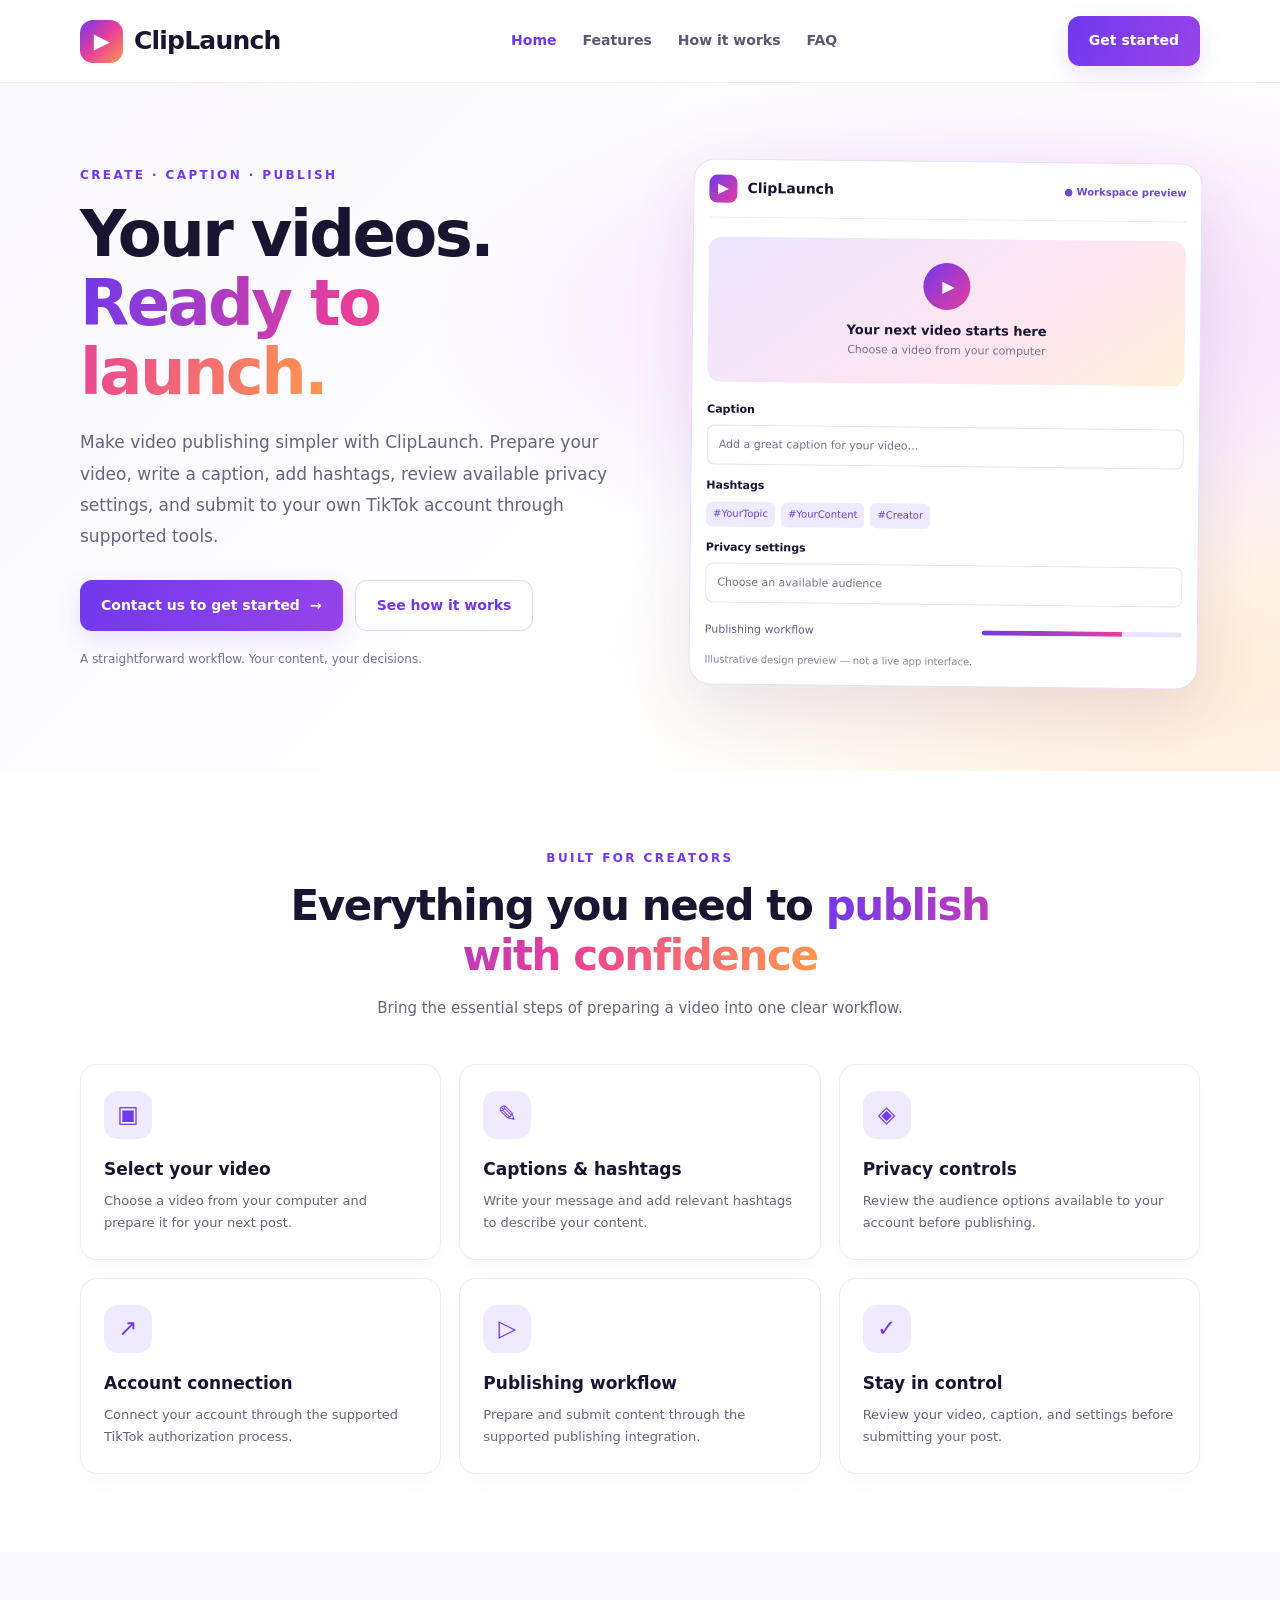
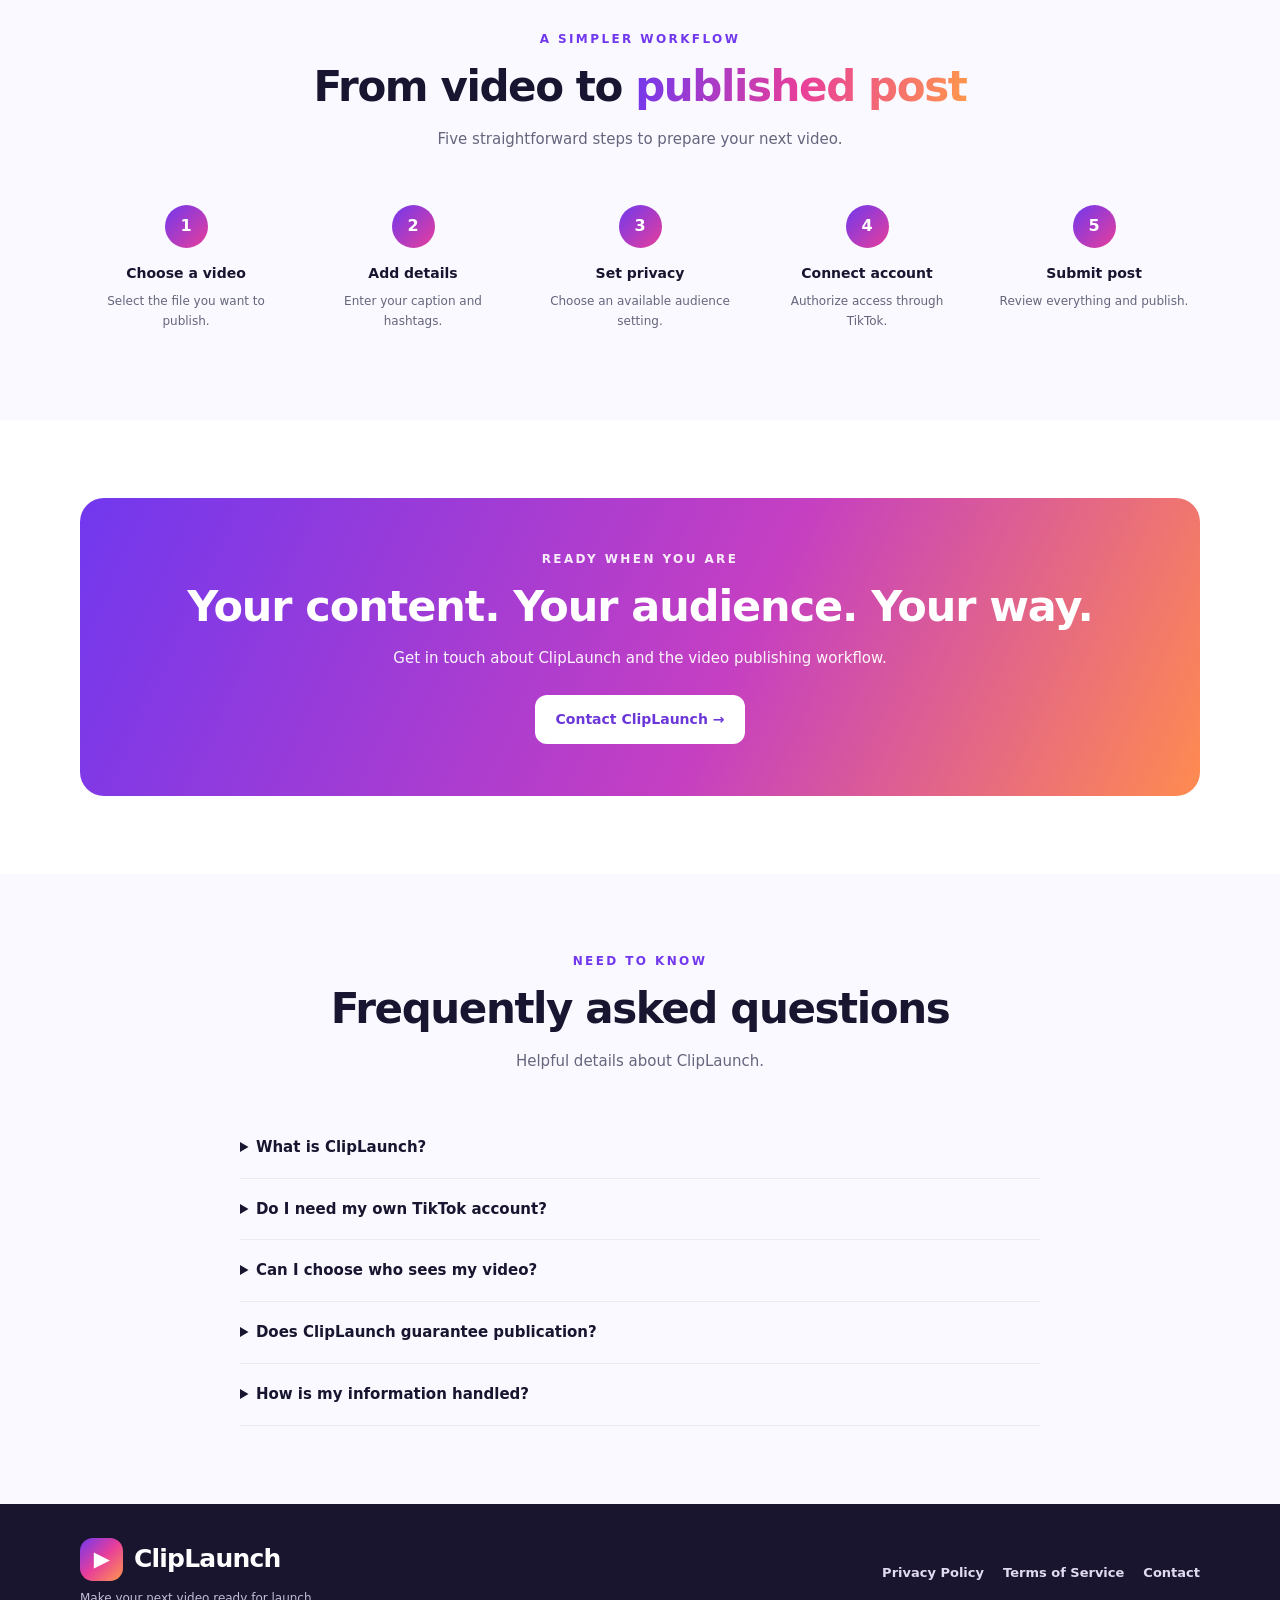
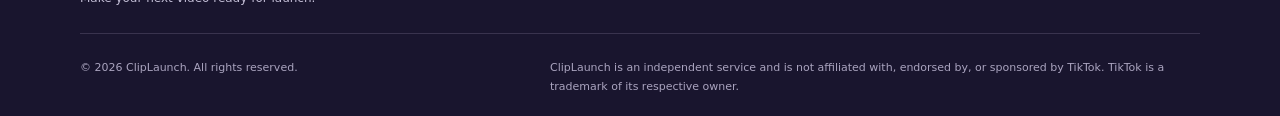
<file: index.html>
<!doctype html>
<html lang="en">
<head>
  <meta charset="utf-8">
  <meta name="viewport" content="width=device-width, initial-scale=1">
  <meta name="description" content="ClipLaunch helps creators prepare videos, captions, hashtags, and privacy settings for publishing to their own TikTok accounts.">
  <title>ClipLaunch — Your Videos. Ready to Launch.</title>
  <link rel="icon" href="assets/favicon.svg" type="image/svg+xml">
  <link rel="stylesheet" href="styles.css">
</head>
<body>
<header class="site-header">
  <div class="container nav">
    <a class="brand" href="index.html" aria-label="ClipLaunch home"><span class="brand-mark">▶</span><span>ClipLaunch</span></a>
    <button class="menu-toggle" aria-label="Toggle navigation" aria-expanded="false">☰</button>
    <nav class="nav-links" aria-label="Main navigation">
      <a class="active" href="index.html">Home</a>
      <a href="#features">Features</a>
      <a href="#how-it-works">How it works</a>
      <a href="#faq">FAQ</a>
    </nav>
    <a class="button button-primary nav-cta" href="mailto:earleanm.rider@gmail.com?subject=ClipLaunch%20Access">Get started</a>
  </div>
</header>

<main>
  <section class="hero">
    <div class="container hero-grid">
      <div class="hero-copy">
        <p class="eyebrow">CREATE · CAPTION · PUBLISH</p>
        <h1>Your videos.<br><span class="gradient-text">Ready to launch.</span></h1>
        <p class="lead">Make video publishing simpler with ClipLaunch. Prepare your video, write a caption, add hashtags, review available privacy settings, and submit to your own TikTok account through supported tools.</p>
        <div class="button-row">
          <a class="button button-primary" href="mailto:earleanm.rider@gmail.com?subject=ClipLaunch%20Access">Contact us to get started <span aria-hidden="true">→</span></a>
          <a class="button button-secondary" href="#how-it-works">See how it works</a>
        </div>
        <p class="small-note">A straightforward workflow. Your content, your decisions.</p>
      </div>
      <div class="product-preview" aria-label="Illustrative ClipLaunch publishing workspace">
        <div class="preview-top"><span class="preview-logo">▶</span><strong>ClipLaunch</strong><span class="preview-status">● Workspace preview</span></div>
        <div class="preview-video"><span class="play-button">▶</span><strong>Your next video starts here</strong><small>Choose a video from your computer</small></div>
        <label class="fake-label">Caption</label><div class="fake-field">Add a great caption for your video…</div>
        <label class="fake-label">Hashtags</label><div class="tags"><span>#YourTopic</span><span>#YourContent</span><span>#Creator</span></div>
        <label class="fake-label">Privacy settings</label><div class="fake-field">Choose an available audience</div>
        <div class="preview-foot"><span>Publishing workflow</span><span class="progress"><i></i></span></div>
        <p class="preview-disclaimer">Illustrative design preview — not a live app interface.</p>
      </div>
    </div>
  </section>

  <section class="section" id="features">
    <div class="container">
      <div class="section-heading"><p class="eyebrow">BUILT FOR CREATORS</p><h2>Everything you need to <span class="gradient-text">publish with confidence</span></h2><p>Bring the essential steps of preparing a video into one clear workflow.</p></div>
      <div class="feature-grid">
        <article class="feature-card"><div class="feature-icon">▣</div><h3>Select your video</h3><p>Choose a video from your computer and prepare it for your next post.</p></article>
        <article class="feature-card"><div class="feature-icon">✎</div><h3>Captions & hashtags</h3><p>Write your message and add relevant hashtags to describe your content.</p></article>
        <article class="feature-card"><div class="feature-icon">◈</div><h3>Privacy controls</h3><p>Review the audience options available to your account before publishing.</p></article>
        <article class="feature-card"><div class="feature-icon">↗</div><h3>Account connection</h3><p>Connect your account through the supported TikTok authorization process.</p></article>
        <article class="feature-card"><div class="feature-icon">▷</div><h3>Publishing workflow</h3><p>Prepare and submit content through the supported publishing integration.</p></article>
        <article class="feature-card"><div class="feature-icon">✓</div><h3>Stay in control</h3><p>Review your video, caption, and settings before submitting your post.</p></article>
      </div>
    </div>
  </section>

  <section class="section section-soft" id="how-it-works">
    <div class="container">
      <div class="section-heading"><p class="eyebrow">A SIMPLER WORKFLOW</p><h2>From video to <span class="gradient-text">published post</span></h2><p>Five straightforward steps to prepare your next video.</p></div>
      <div class="steps-grid">
        <article class="step"><span>1</span><h3>Choose a video</h3><p>Select the file you want to publish.</p></article>
        <article class="step"><span>2</span><h3>Add details</h3><p>Enter your caption and hashtags.</p></article>
        <article class="step"><span>3</span><h3>Set privacy</h3><p>Choose an available audience setting.</p></article>
        <article class="step"><span>4</span><h3>Connect account</h3><p>Authorize access through TikTok.</p></article>
        <article class="step"><span>5</span><h3>Submit post</h3><p>Review everything and publish.</p></article>
      </div>
    </div>
  </section>

  <section class="section" id="get-started">
    <div class="container">
      <div class="cta-panel"><p class="eyebrow">READY WHEN YOU ARE</p><h2>Your content. Your audience. Your way.</h2><p>Get in touch about ClipLaunch and the video publishing workflow.</p><a class="button button-white" href="mailto:earleanm.rider@gmail.com?subject=ClipLaunch%20Access">Contact ClipLaunch →</a></div>
    </div>
  </section>

  <section class="section section-soft" id="faq">
    <div class="container">
      <div class="section-heading"><p class="eyebrow">NEED TO KNOW</p><h2>Frequently asked questions</h2><p>Helpful details about ClipLaunch.</p></div>
      <div class="faq-list">
        <details><summary>What is ClipLaunch?</summary><p>ClipLaunch is intended to help creators prepare video files, captions, hashtags, and available privacy settings for publishing to their own TikTok accounts.</p></details>
        <details><summary>Do I need my own TikTok account?</summary><p>Yes. You need an eligible account and must authorize the connection through the supported TikTok authentication process.</p></details>
        <details><summary>Can I choose who sees my video?</summary><p>Available audience options depend on TikTok's rules, your account, and the permissions made available to the app.</p></details>
        <details><summary>Does ClipLaunch guarantee publication?</summary><p>No. Publishing can depend on API availability, account eligibility, content requirements, network conditions, and platform restrictions.</p></details>
        <details><summary>How is my information handled?</summary><p>Read our <a href="privacy-policy.html">Privacy Policy</a> for information about data processing, retention, security, and deletion requests.</p></details>
      </div>
    </div>
  </section>
</main>

<footer class="site-footer">
  <div class="container footer-main">
    <div><a class="brand brand-light" href="index.html"><span class="brand-mark">▶</span><span>ClipLaunch</span></a><p>Make your next video ready for launch.</p></div>
    <nav class="footer-links" aria-label="Legal and contact"><a href="privacy-policy.html">Privacy Policy</a><a href="terms-of-service.html">Terms of Service</a><a href="mailto:earleanm.rider@gmail.com">Contact</a></nav>
  </div>
  <div class="container footer-bottom"><p>© <span id="year">2026</span> ClipLaunch. All rights reserved.</p><p>ClipLaunch is an independent service and is not affiliated with, endorsed by, or sponsored by TikTok. TikTok is a trademark of its respective owner.</p></div>
</footer>
<script src="script.js"></script>
</body>
</html>
</file>
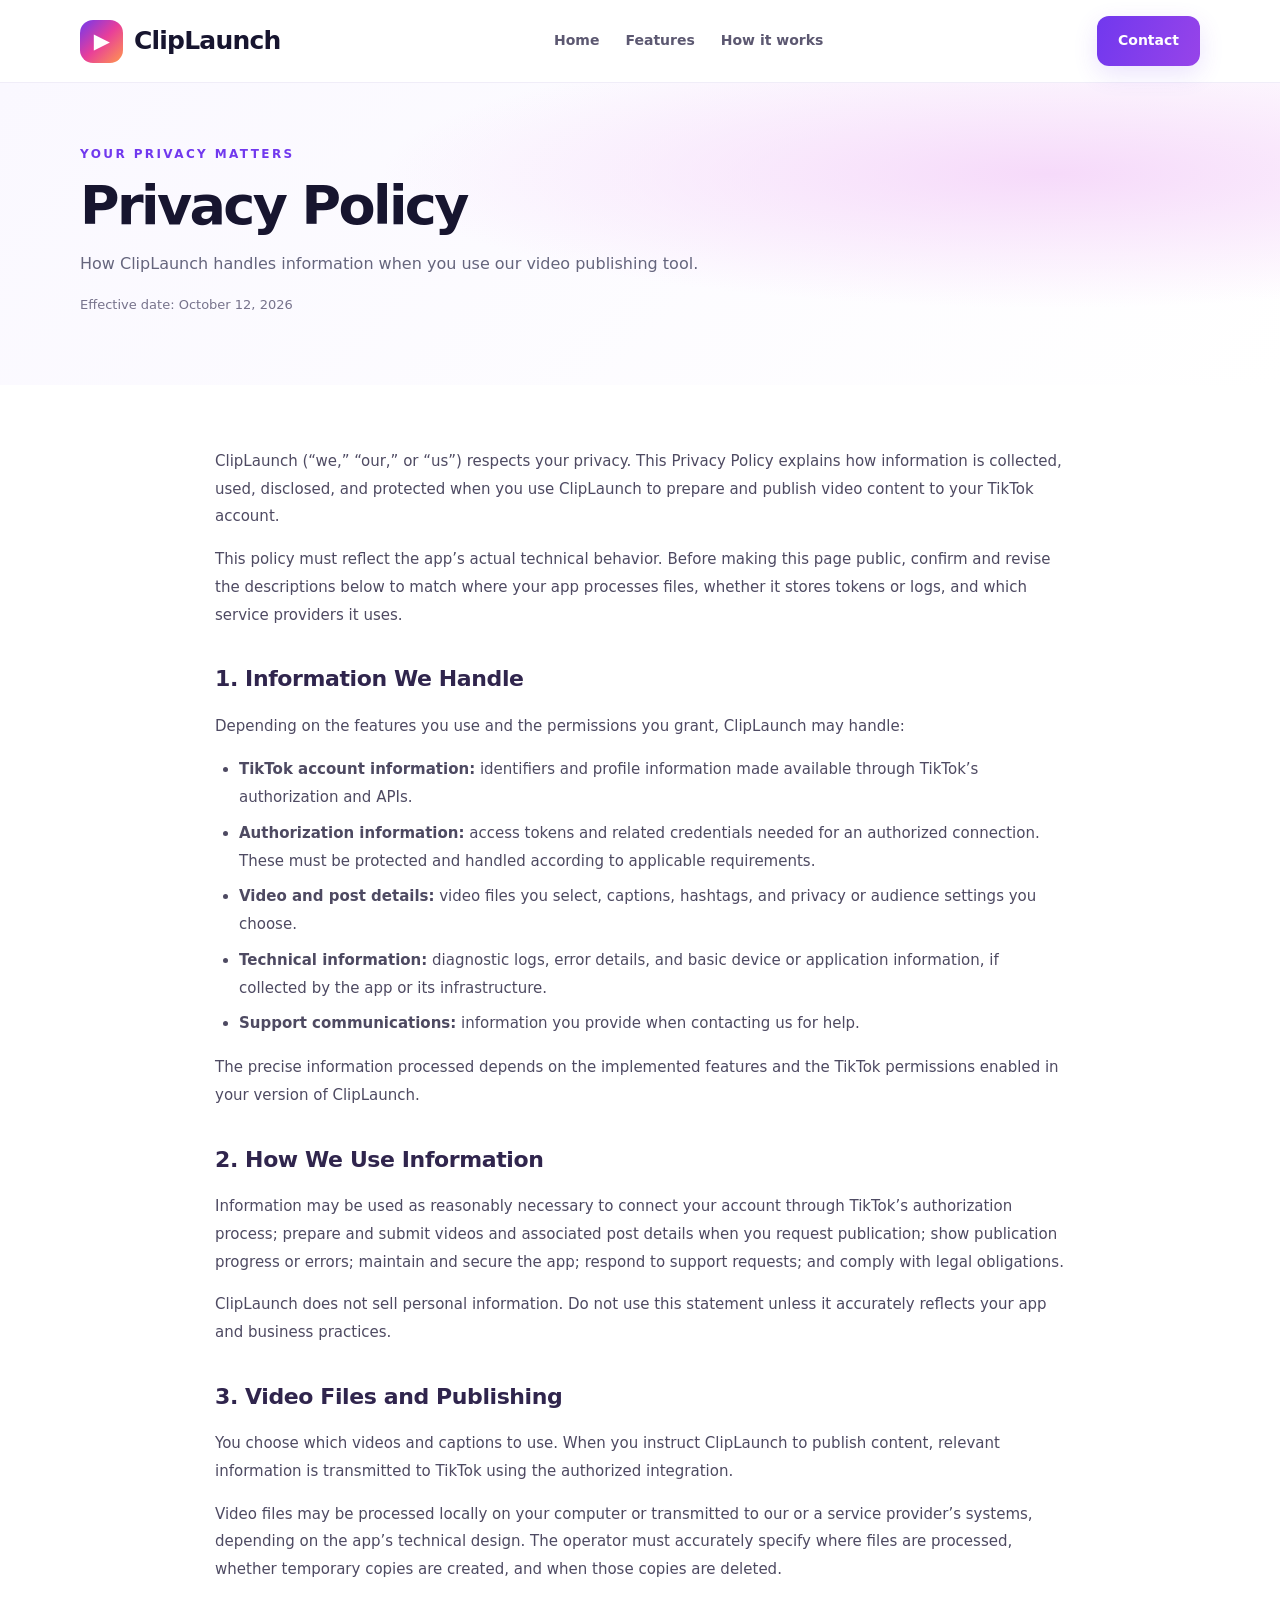
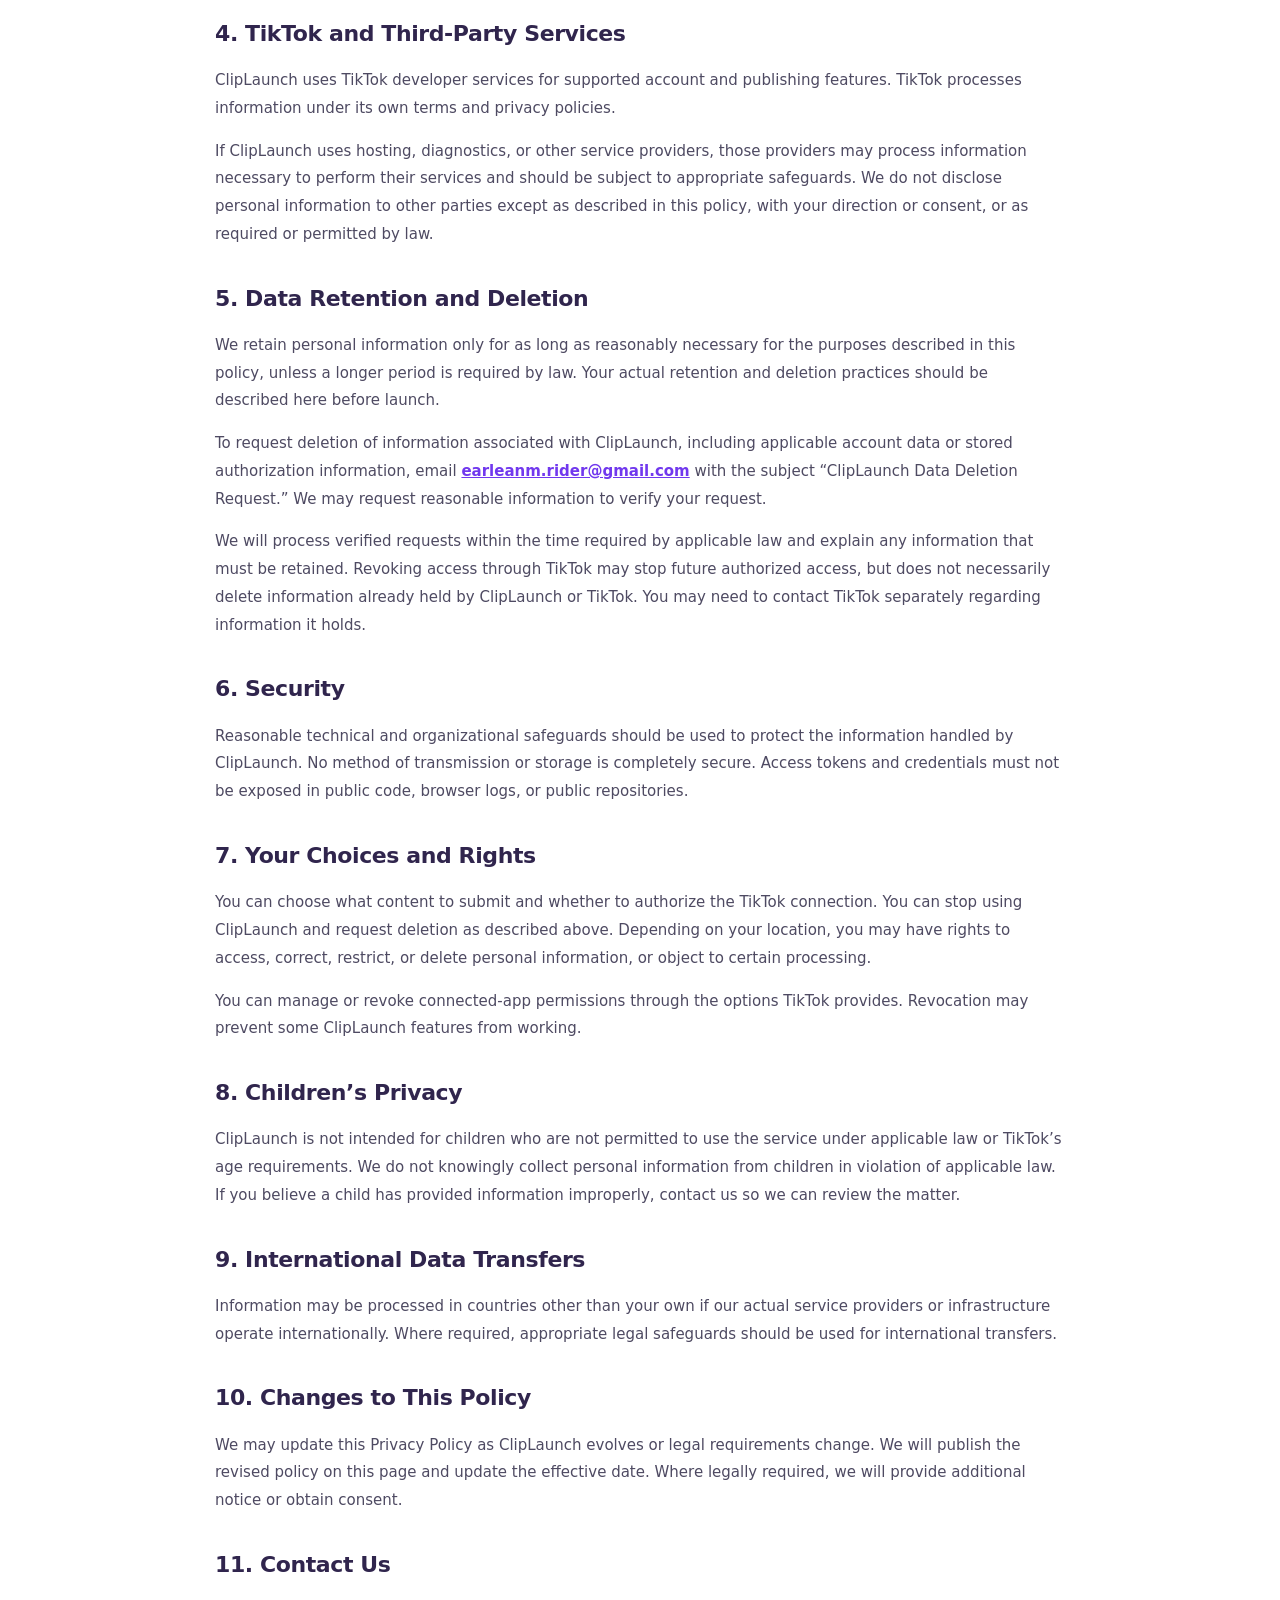
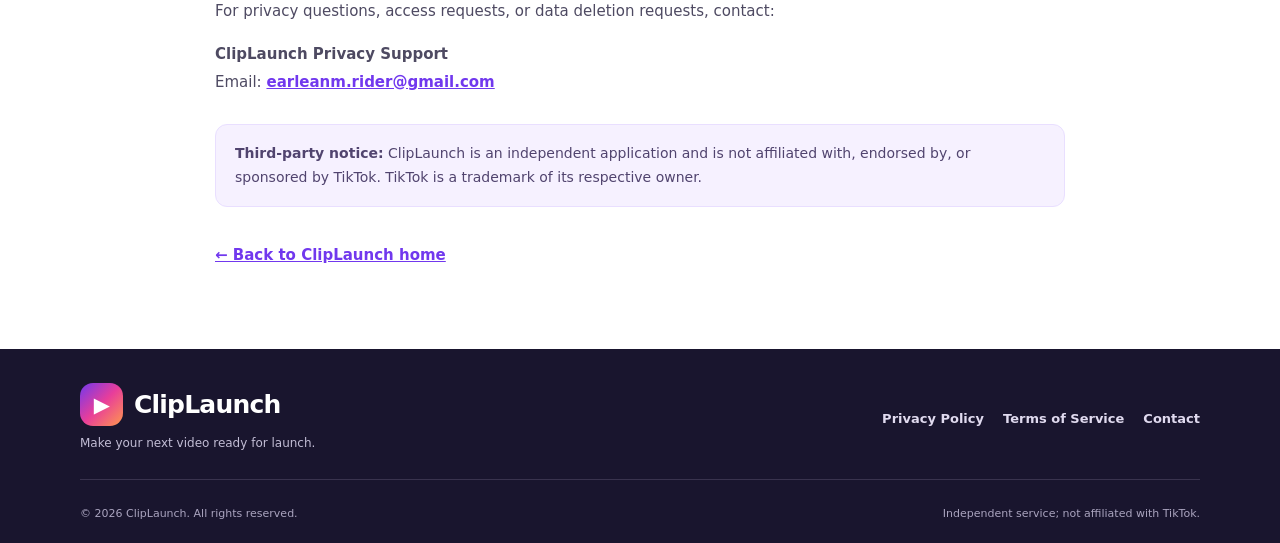
<file: privacy-policy.html>
<!doctype html>
<html lang="en">
<head>
  <meta charset="utf-8"><meta name="viewport" content="width=device-width, initial-scale=1">
  <meta name="description" content="ClipLaunch Privacy Policy explaining information handling, data retention, security, and deletion requests.">
  <title>Privacy Policy — ClipLaunch</title><link rel="icon" href="assets/favicon.svg" type="image/svg+xml"><link rel="stylesheet" href="styles.css">
</head>
<body>
<header class="site-header"><div class="container nav">
  <a class="brand" href="index.html"><span class="brand-mark">▶</span><span>ClipLaunch</span></a>
  <button class="menu-toggle" aria-label="Toggle navigation" aria-expanded="false">☰</button>
  <nav class="nav-links" aria-label="Main navigation"><a href="index.html">Home</a><a href="index.html#features">Features</a><a href="index.html#how-it-works">How it works</a></nav>
  <a class="button button-primary nav-cta" href="mailto:earleanm.rider@gmail.com">Contact</a>
</div></header>
<main class="legal-page">
  <div class="legal-hero"><div class="container"><p class="eyebrow">YOUR PRIVACY MATTERS</p><h1>Privacy Policy</h1><p>How ClipLaunch handles information when you use our video publishing tool.</p><p class="effective-date">Effective date: October 12, 2026</p></div></div>
  <article class="container legal-content">
    <p>ClipLaunch (“we,” “our,” or “us”) respects your privacy. This Privacy Policy explains how information is collected, used, disclosed, and protected when you use ClipLaunch to prepare and publish video content to your TikTok account.</p>
    <p>This policy must reflect the app’s actual technical behavior. Before making this page public, confirm and revise the descriptions below to match where your app processes files, whether it stores tokens or logs, and which service providers it uses.</p>

    <h2>1. Information We Handle</h2>
    <p>Depending on the features you use and the permissions you grant, ClipLaunch may handle:</p>
    <ul>
      <li><strong>TikTok account information:</strong> identifiers and profile information made available through TikTok’s authorization and APIs.</li>
      <li><strong>Authorization information:</strong> access tokens and related credentials needed for an authorized connection. These must be protected and handled according to applicable requirements.</li>
      <li><strong>Video and post details:</strong> video files you select, captions, hashtags, and privacy or audience settings you choose.</li>
      <li><strong>Technical information:</strong> diagnostic logs, error details, and basic device or application information, if collected by the app or its infrastructure.</li>
      <li><strong>Support communications:</strong> information you provide when contacting us for help.</li>
    </ul>
    <p>The precise information processed depends on the implemented features and the TikTok permissions enabled in your version of ClipLaunch.</p>

    <h2>2. How We Use Information</h2>
    <p>Information may be used as reasonably necessary to connect your account through TikTok’s authorization process; prepare and submit videos and associated post details when you request publication; show publication progress or errors; maintain and secure the app; respond to support requests; and comply with legal obligations.</p>
    <p>ClipLaunch does not sell personal information. Do not use this statement unless it accurately reflects your app and business practices.</p>

    <h2>3. Video Files and Publishing</h2>
    <p>You choose which videos and captions to use. When you instruct ClipLaunch to publish content, relevant information is transmitted to TikTok using the authorized integration.</p>
    <p>Video files may be processed locally on your computer or transmitted to our or a service provider’s systems, depending on the app’s technical design. The operator must accurately specify where files are processed, whether temporary copies are created, and when those copies are deleted.</p>

    <h2>4. TikTok and Third-Party Services</h2>
    <p>ClipLaunch uses TikTok developer services for supported account and publishing features. TikTok processes information under its own terms and privacy policies.</p>
    <p>If ClipLaunch uses hosting, diagnostics, or other service providers, those providers may process information necessary to perform their services and should be subject to appropriate safeguards. We do not disclose personal information to other parties except as described in this policy, with your direction or consent, or as required or permitted by law.</p>

    <h2>5. Data Retention and Deletion</h2>
    <p>We retain personal information only for as long as reasonably necessary for the purposes described in this policy, unless a longer period is required by law. Your actual retention and deletion practices should be described here before launch.</p>
    <p>To request deletion of information associated with ClipLaunch, including applicable account data or stored authorization information, email <a href="mailto:earleanm.rider@gmail.com?subject=ClipLaunch%20Data%20Deletion%20Request">earleanm.rider@gmail.com</a> with the subject “ClipLaunch Data Deletion Request.” We may request reasonable information to verify your request.</p>
    <p>We will process verified requests within the time required by applicable law and explain any information that must be retained. Revoking access through TikTok may stop future authorized access, but does not necessarily delete information already held by ClipLaunch or TikTok. You may need to contact TikTok separately regarding information it holds.</p>

    <h2>6. Security</h2>
    <p>Reasonable technical and organizational safeguards should be used to protect the information handled by ClipLaunch. No method of transmission or storage is completely secure. Access tokens and credentials must not be exposed in public code, browser logs, or public repositories.</p>

    <h2>7. Your Choices and Rights</h2>
    <p>You can choose what content to submit and whether to authorize the TikTok connection. You can stop using ClipLaunch and request deletion as described above. Depending on your location, you may have rights to access, correct, restrict, or delete personal information, or object to certain processing.</p>
    <p>You can manage or revoke connected-app permissions through the options TikTok provides. Revocation may prevent some ClipLaunch features from working.</p>

    <h2>8. Children’s Privacy</h2>
    <p>ClipLaunch is not intended for children who are not permitted to use the service under applicable law or TikTok’s age requirements. We do not knowingly collect personal information from children in violation of applicable law. If you believe a child has provided information improperly, contact us so we can review the matter.</p>

    <h2>9. International Data Transfers</h2>
    <p>Information may be processed in countries other than your own if our actual service providers or infrastructure operate internationally. Where required, appropriate legal safeguards should be used for international transfers.</p>

    <h2>10. Changes to This Policy</h2>
    <p>We may update this Privacy Policy as ClipLaunch evolves or legal requirements change. We will publish the revised policy on this page and update the effective date. Where legally required, we will provide additional notice or obtain consent.</p>

    <h2>11. Contact Us</h2>
    <p>For privacy questions, access requests, or data deletion requests, contact:</p>
    <p><strong>ClipLaunch Privacy Support</strong><br>Email: <a href="mailto:earleanm.rider@gmail.com">earleanm.rider@gmail.com</a></p>
    <div class="notice"><strong>Third-party notice:</strong> ClipLaunch is an independent application and is not affiliated with, endorsed by, or sponsored by TikTok. TikTok is a trademark of its respective owner.</div>
    <p class="back-link"><a href="index.html">← Back to ClipLaunch home</a></p>
  </article>
</main>
<footer class="site-footer"><div class="container footer-main"><div><a class="brand brand-light" href="index.html"><span class="brand-mark">▶</span><span>ClipLaunch</span></a><p>Make your next video ready for launch.</p></div><nav class="footer-links"><a href="privacy-policy.html">Privacy Policy</a><a href="terms-of-service.html">Terms of Service</a><a href="mailto:earleanm.rider@gmail.com">Contact</a></nav></div><div class="container footer-bottom"><p>© 2026 ClipLaunch. All rights reserved.</p><p>Independent service; not affiliated with TikTok.</p></div></footer>
<script src="script.js"></script>
</body>
</html>
</file>
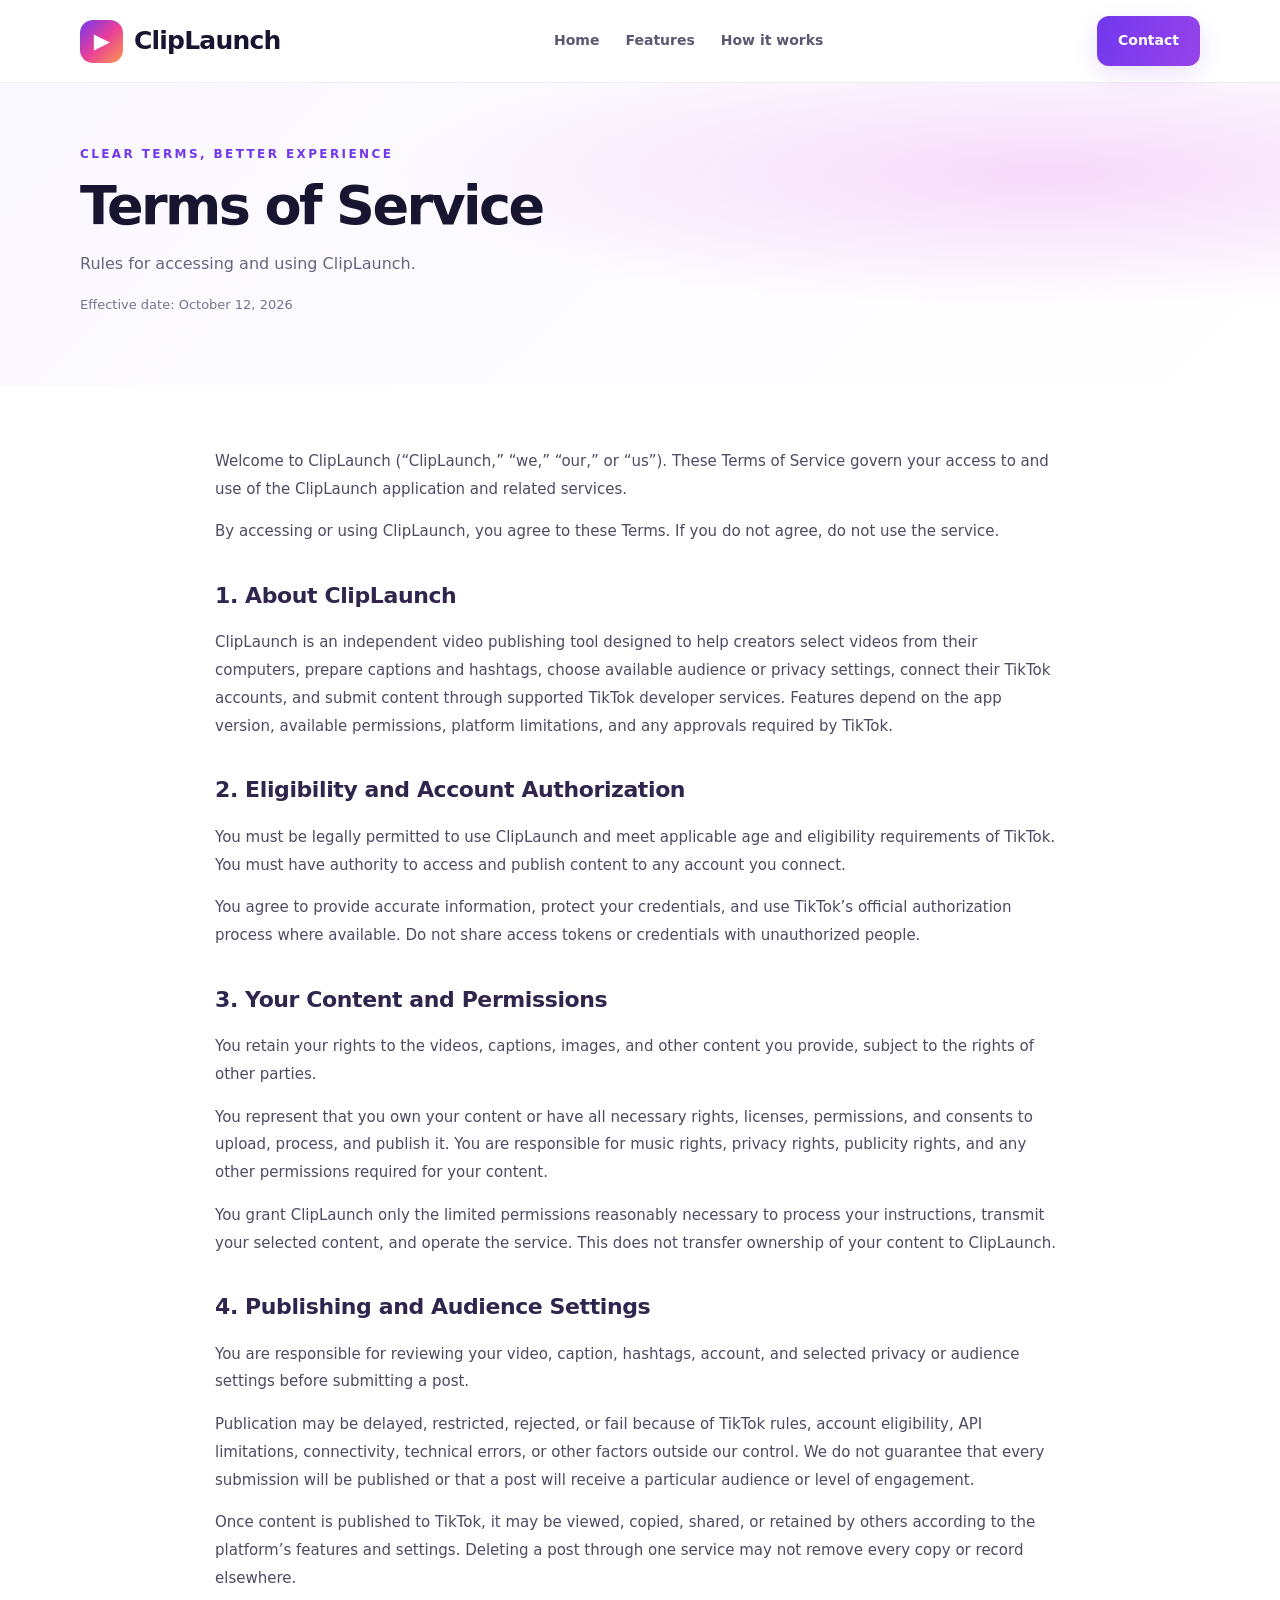
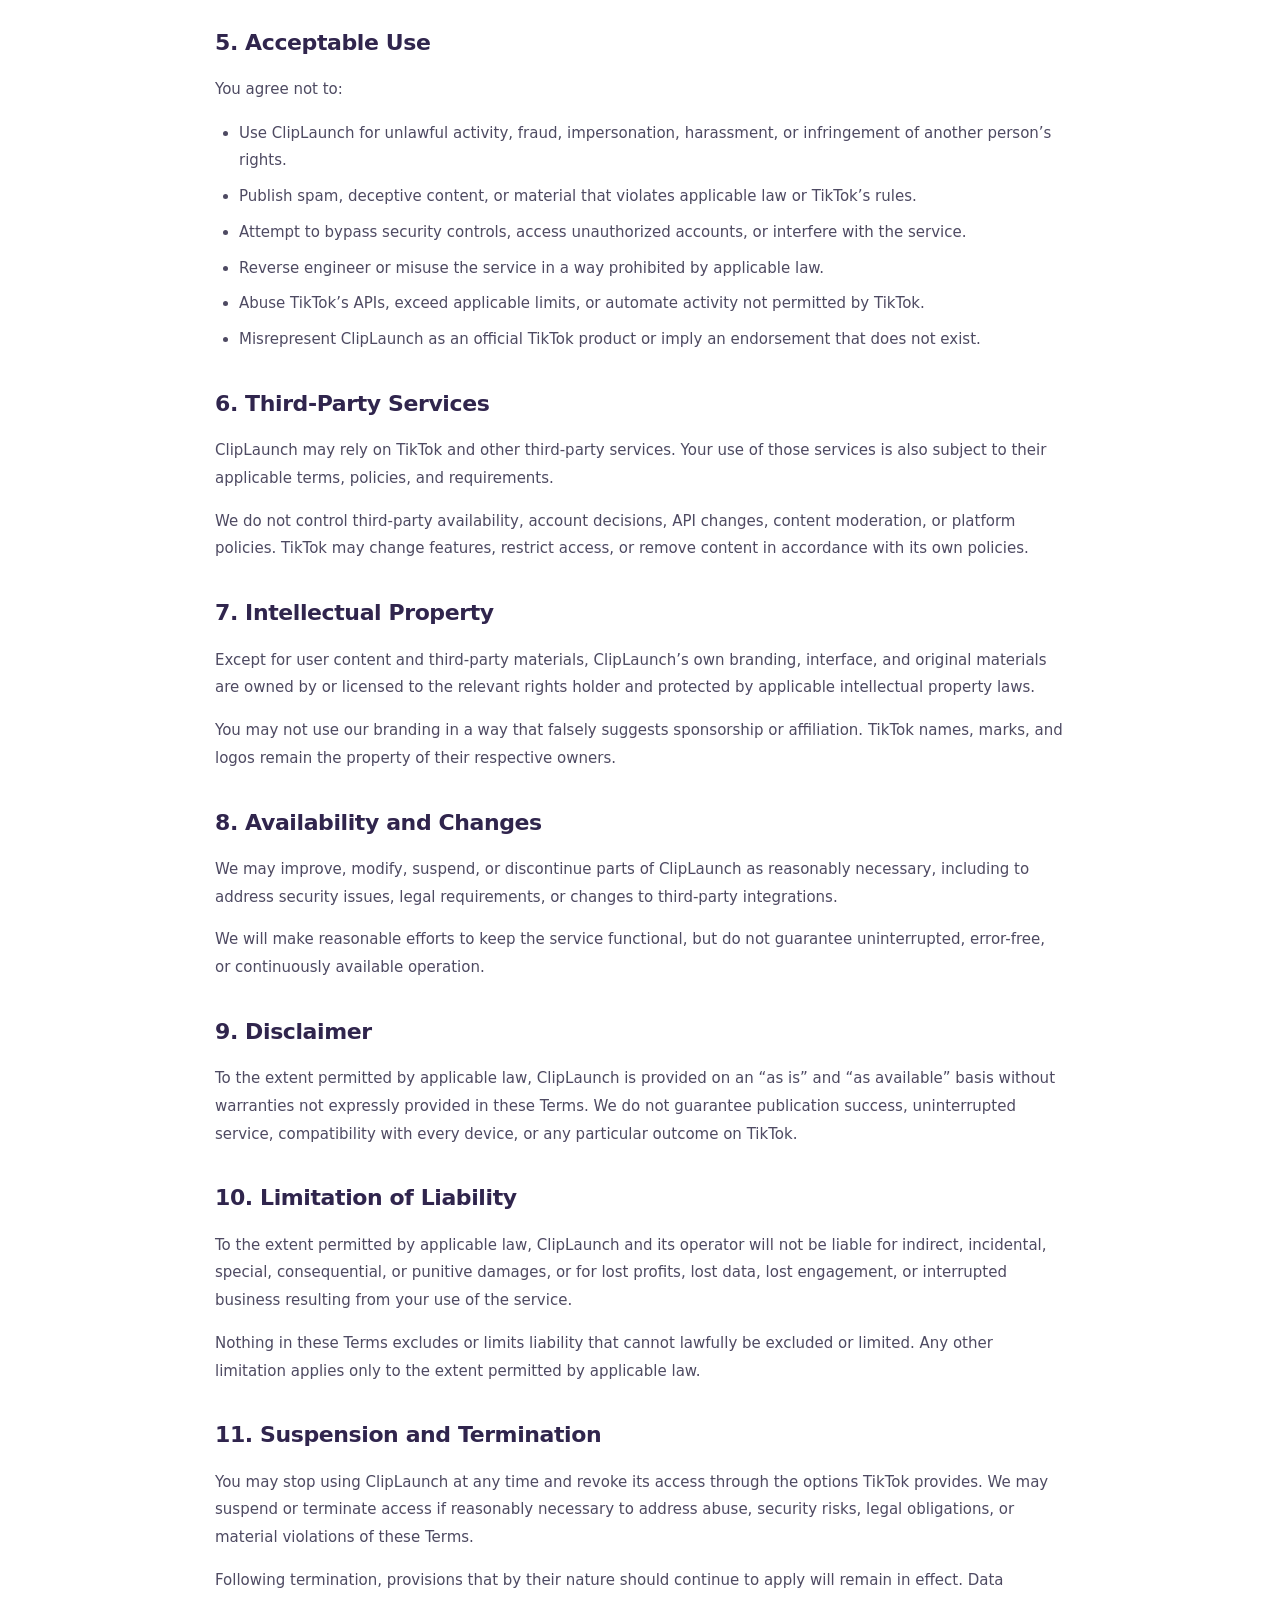
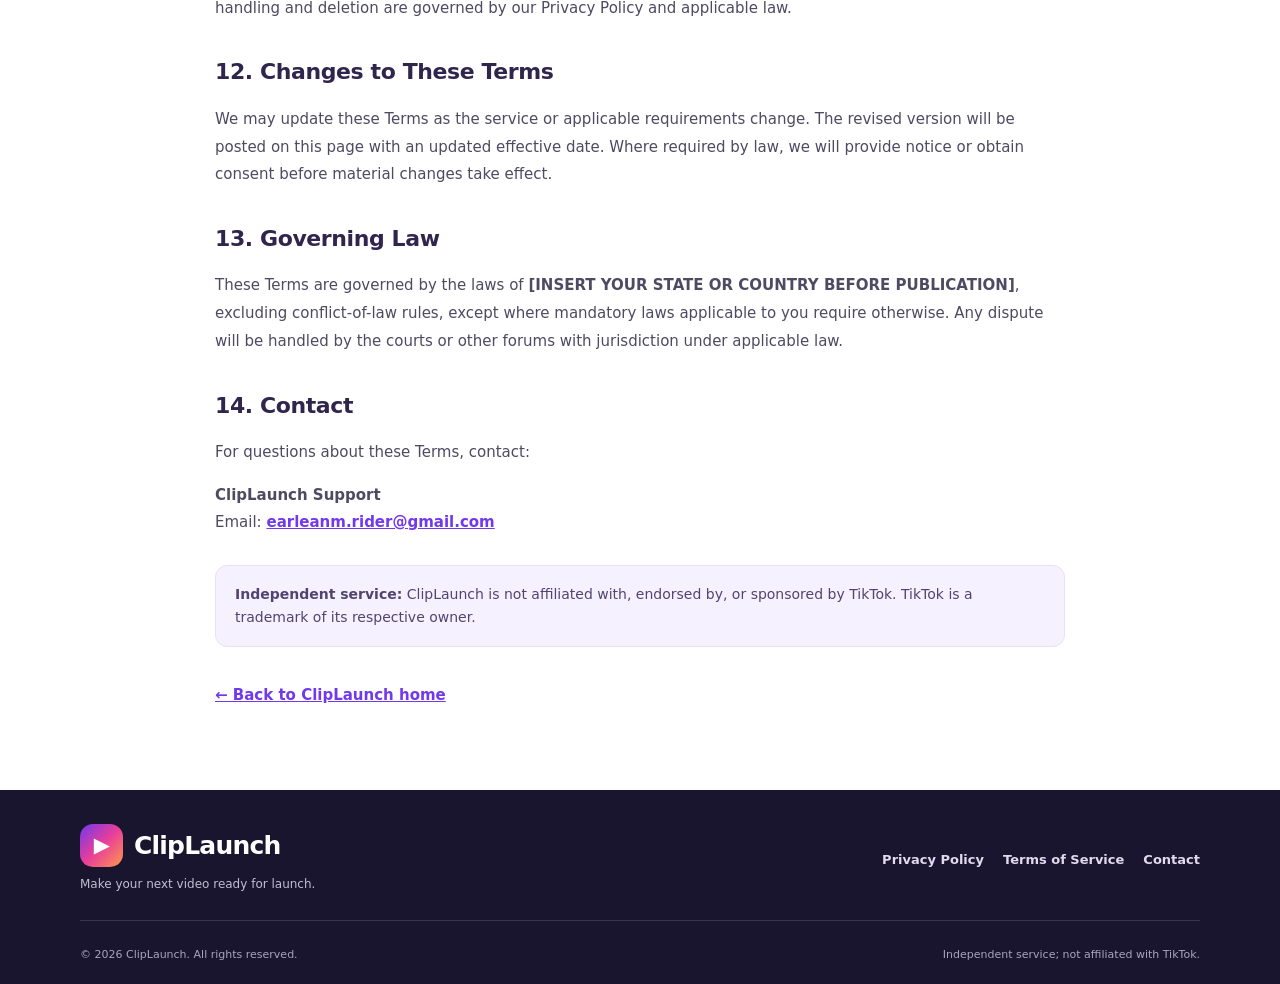
<file: terms-of-service.html>
<!doctype html>
<html lang="en">
<head>
  <meta charset="utf-8"><meta name="viewport" content="width=device-width, initial-scale=1">
  <meta name="description" content="Terms of Service for ClipLaunch, an independent video publishing tool.">
  <title>Terms of Service — ClipLaunch</title><link rel="icon" href="assets/favicon.svg" type="image/svg+xml"><link rel="stylesheet" href="styles.css">
</head>
<body>
<header class="site-header"><div class="container nav">
  <a class="brand" href="index.html"><span class="brand-mark">▶</span><span>ClipLaunch</span></a>
  <button class="menu-toggle" aria-label="Toggle navigation" aria-expanded="false">☰</button>
  <nav class="nav-links" aria-label="Main navigation"><a href="index.html">Home</a><a href="index.html#features">Features</a><a href="index.html#how-it-works">How it works</a></nav>
  <a class="button button-primary nav-cta" href="mailto:earleanm.rider@gmail.com">Contact</a>
</div></header>
<main class="legal-page">
  <div class="legal-hero"><div class="container"><p class="eyebrow">CLEAR TERMS, BETTER EXPERIENCE</p><h1>Terms of Service</h1><p>Rules for accessing and using ClipLaunch.</p><p class="effective-date">Effective date: October 12, 2026</p></div></div>
  <article class="container legal-content">
    <p>Welcome to ClipLaunch (“ClipLaunch,” “we,” “our,” or “us”). These Terms of Service govern your access to and use of the ClipLaunch application and related services.</p>
    <p>By accessing or using ClipLaunch, you agree to these Terms. If you do not agree, do not use the service.</p>

    <h2>1. About ClipLaunch</h2>
    <p>ClipLaunch is an independent video publishing tool designed to help creators select videos from their computers, prepare captions and hashtags, choose available audience or privacy settings, connect their TikTok accounts, and submit content through supported TikTok developer services. Features depend on the app version, available permissions, platform limitations, and any approvals required by TikTok.</p>

    <h2>2. Eligibility and Account Authorization</h2>
    <p>You must be legally permitted to use ClipLaunch and meet applicable age and eligibility requirements of TikTok. You must have authority to access and publish content to any account you connect.</p>
    <p>You agree to provide accurate information, protect your credentials, and use TikTok’s official authorization process where available. Do not share access tokens or credentials with unauthorized people.</p>

    <h2>3. Your Content and Permissions</h2>
    <p>You retain your rights to the videos, captions, images, and other content you provide, subject to the rights of other parties.</p>
    <p>You represent that you own your content or have all necessary rights, licenses, permissions, and consents to upload, process, and publish it. You are responsible for music rights, privacy rights, publicity rights, and any other permissions required for your content.</p>
    <p>You grant ClipLaunch only the limited permissions reasonably necessary to process your instructions, transmit your selected content, and operate the service. This does not transfer ownership of your content to ClipLaunch.</p>

    <h2>4. Publishing and Audience Settings</h2>
    <p>You are responsible for reviewing your video, caption, hashtags, account, and selected privacy or audience settings before submitting a post.</p>
    <p>Publication may be delayed, restricted, rejected, or fail because of TikTok rules, account eligibility, API limitations, connectivity, technical errors, or other factors outside our control. We do not guarantee that every submission will be published or that a post will receive a particular audience or level of engagement.</p>
    <p>Once content is published to TikTok, it may be viewed, copied, shared, or retained by others according to the platform’s features and settings. Deleting a post through one service may not remove every copy or record elsewhere.</p>

    <h2>5. Acceptable Use</h2>
    <p>You agree not to:</p>
    <ul>
      <li>Use ClipLaunch for unlawful activity, fraud, impersonation, harassment, or infringement of another person’s rights.</li>
      <li>Publish spam, deceptive content, or material that violates applicable law or TikTok’s rules.</li>
      <li>Attempt to bypass security controls, access unauthorized accounts, or interfere with the service.</li>
      <li>Reverse engineer or misuse the service in a way prohibited by applicable law.</li>
      <li>Abuse TikTok’s APIs, exceed applicable limits, or automate activity not permitted by TikTok.</li>
      <li>Misrepresent ClipLaunch as an official TikTok product or imply an endorsement that does not exist.</li>
    </ul>

    <h2>6. Third-Party Services</h2>
    <p>ClipLaunch may rely on TikTok and other third-party services. Your use of those services is also subject to their applicable terms, policies, and requirements.</p>
    <p>We do not control third-party availability, account decisions, API changes, content moderation, or platform policies. TikTok may change features, restrict access, or remove content in accordance with its own policies.</p>

    <h2>7. Intellectual Property</h2>
    <p>Except for user content and third-party materials, ClipLaunch’s own branding, interface, and original materials are owned by or licensed to the relevant rights holder and protected by applicable intellectual property laws.</p>
    <p>You may not use our branding in a way that falsely suggests sponsorship or affiliation. TikTok names, marks, and logos remain the property of their respective owners.</p>

    <h2>8. Availability and Changes</h2>
    <p>We may improve, modify, suspend, or discontinue parts of ClipLaunch as reasonably necessary, including to address security issues, legal requirements, or changes to third-party integrations.</p>
    <p>We will make reasonable efforts to keep the service functional, but do not guarantee uninterrupted, error-free, or continuously available operation.</p>

    <h2>9. Disclaimer</h2>
    <p>To the extent permitted by applicable law, ClipLaunch is provided on an “as is” and “as available” basis without warranties not expressly provided in these Terms. We do not guarantee publication success, uninterrupted service, compatibility with every device, or any particular outcome on TikTok.</p>

    <h2>10. Limitation of Liability</h2>
    <p>To the extent permitted by applicable law, ClipLaunch and its operator will not be liable for indirect, incidental, special, consequential, or punitive damages, or for lost profits, lost data, lost engagement, or interrupted business resulting from your use of the service.</p>
    <p>Nothing in these Terms excludes or limits liability that cannot lawfully be excluded or limited. Any other limitation applies only to the extent permitted by applicable law.</p>

    <h2>11. Suspension and Termination</h2>
    <p>You may stop using ClipLaunch at any time and revoke its access through the options TikTok provides. We may suspend or terminate access if reasonably necessary to address abuse, security risks, legal obligations, or material violations of these Terms.</p>
    <p>Following termination, provisions that by their nature should continue to apply will remain in effect. Data handling and deletion are governed by our Privacy Policy and applicable law.</p>

    <h2>12. Changes to These Terms</h2>
    <p>We may update these Terms as the service or applicable requirements change. The revised version will be posted on this page with an updated effective date. Where required by law, we will provide notice or obtain consent before material changes take effect.</p>

    <h2>13. Governing Law</h2>
    <p>These Terms are governed by the laws of <strong>[INSERT YOUR STATE OR COUNTRY BEFORE PUBLICATION]</strong>, excluding conflict-of-law rules, except where mandatory laws applicable to you require otherwise. Any dispute will be handled by the courts or other forums with jurisdiction under applicable law.</p>

    <h2>14. Contact</h2>
    <p>For questions about these Terms, contact:</p>
    <p><strong>ClipLaunch Support</strong><br>Email: <a href="mailto:earleanm.rider@gmail.com">earleanm.rider@gmail.com</a></p>
    <div class="notice"><strong>Independent service:</strong> ClipLaunch is not affiliated with, endorsed by, or sponsored by TikTok. TikTok is a trademark of its respective owner.</div>
    <p class="back-link"><a href="index.html">← Back to ClipLaunch home</a></p>
  </article>
</main>
<footer class="site-footer"><div class="container footer-main"><div><a class="brand brand-light" href="index.html"><span class="brand-mark">▶</span><span>ClipLaunch</span></a><p>Make your next video ready for launch.</p></div><nav class="footer-links"><a href="privacy-policy.html">Privacy Policy</a><a href="terms-of-service.html">Terms of Service</a><a href="mailto:earleanm.rider@gmail.com">Contact</a></nav></div><div class="container footer-bottom"><p>© 2026 ClipLaunch. All rights reserved.</p><p>Independent service; not affiliated with TikTok.</p></div></footer>
<script src="script.js"></script>
</body>
</html>
</file>
<file: styles.css>
:root {
  --purple:#7138ee; --pink:#e83e9a; --orange:#ff984c;
  --ink:#17152f; --muted:#65657d; --line:#eeeaf7;
  --soft:#faf9ff;
}
* {box-sizing:border-box}
html {scroll-behavior:smooth;scroll-padding-top:25px}
body {margin:0;font-family:Inter,ui-sans-serif,system-ui,-apple-system,BlinkMacSystemFont,"Segoe UI",sans-serif;color:var(--ink);line-height:1.65;background:#fff}
a {color:var(--purple)}
.container {width:min(1120px,calc(100% - 48px));margin-inline:auto}
.site-header {position:relative;background:rgba(255,255,255,.96);border-bottom:1px solid #f0edf8}
.nav {min-height:82px;display:flex;align-items:center;justify-content:space-between;gap:24px}
.brand {display:inline-flex;align-items:center;gap:11px;color:var(--ink);font-size:25px;font-weight:850;letter-spacing:-.8px;text-decoration:none;white-space:nowrap}
.brand-mark {width:43px;height:43px;display:grid;place-items:center;border-radius:13px;color:white;background:linear-gradient(135deg,var(--purple),var(--pink),var(--orange));font-size:21px}
.nav-links {display:flex;align-items:center;gap:26px}
.nav-links a,.footer-links a {text-decoration:none;font-size:14px;font-weight:650;color:#5c5871}
.nav-links a:hover,.nav-links a.active {color:var(--purple)}
.button {display:inline-flex;align-items:center;justify-content:center;gap:10px;padding:13px 21px;border-radius:12px;text-decoration:none;font-weight:750;font-size:14px;transition:transform .2s,box-shadow .2s}
.button:hover {transform:translateY(-2px)}
.button-primary {color:#fff;background:linear-gradient(110deg,var(--purple),#9744e9);box-shadow:0 8px 24px #7138ee24}
.button-secondary {color:var(--purple);border:1px solid #ded5fa;background:#fff}
.button-white {background:#fff;color:#6c37d9}
.menu-toggle {display:none;background:#f5f0ff;border:0;border-radius:9px;padding:9px 12px;font-size:19px;color:var(--purple)}
.hero {padding:78px 0 84px;background:radial-gradient(ellipse at 82% 35%,#f6dafa 0,transparent 42%),radial-gradient(ellipse at 92% 85%,#ffecd9 0,transparent 35%),linear-gradient(135deg,#faf8ff,#fff 70%)}
.hero-grid {display:grid;grid-template-columns:1.05fr .95fr;align-items:center;gap:48px}
.eyebrow {color:var(--purple);font-size:12px;font-weight:850;letter-spacing:2.4px;margin:0 0 12px}
h1 {font-size:clamp(40px,5.4vw,64px);line-height:1.08;letter-spacing:-2.6px;margin:14px 0 20px;font-weight:850}
.gradient-text {background:linear-gradient(100deg,var(--purple),var(--pink),var(--orange));-webkit-background-clip:text;background-clip:text;color:transparent}
.lead {color:var(--muted);font-size:17px;line-height:1.85;max-width:550px}
.button-row {display:flex;flex-wrap:wrap;gap:12px;margin-top:27px}
.small-note {margin-top:19px;font-size:12px;color:#77738c}
.product-preview {padding:15px;border:1px solid #e7defb;border-radius:22px;background:#fff;box-shadow:0 25px 65px #4224771b;transform:rotate(.6deg)}
.preview-top {display:flex;align-items:center;gap:10px;padding-bottom:14px;border-bottom:1px solid var(--line);font-size:14px}
.preview-logo {width:28px;height:28px;display:grid;place-items:center;border-radius:8px;background:linear-gradient(135deg,var(--purple),var(--pink));color:white}
.preview-status {margin-left:auto;font-size:10px;color:#6b48cf;font-weight:750}
.preview-video {margin:19px 0;min-height:145px;padding:22px;display:flex;flex-direction:column;align-items:center;justify-content:center;border-radius:13px;background:linear-gradient(145deg,#ece5ff,#ffe6f1 65%,#fff0db);text-align:center}
.play-button {width:47px;height:47px;display:grid;place-items:center;padding-left:3px;border-radius:50%;background:linear-gradient(135deg,var(--purple),var(--pink));color:white}
.preview-video strong {margin-top:10px;font-size:13px}
.preview-video small {font-size:11px;color:#77718b}
.fake-label {display:block;font-size:11px;font-weight:750;margin:12px 0 6px}
.fake-field {padding:10px 11px;background:#fff;border:1px solid #e7e1f1;border-radius:8px;color:#77718b;font-size:11px}
.tags {display:flex;gap:6px;flex-wrap:wrap;margin-top:7px}
.tags span {padding:4px 7px;border-radius:6px;background:#f0eaff;color:#6d42ce;font-size:10px}
.preview-foot {display:flex;justify-content:space-between;align-items:center;margin-top:18px;font-size:11px;color:#68627d}
.progress {display:block;width:42%;height:5px;border-radius:8px;background:#eae3fa;overflow:hidden}
.progress i {display:block;width:70%;height:100%;background:linear-gradient(90deg,var(--purple),var(--pink))}
.preview-disclaimer {font-size:10px;color:#88839a;margin:13px 0 0}
.section {padding:78px 0}
.section-soft {background:var(--soft)}
.section-heading {max-width:720px;text-align:center;margin:0 auto 43px}
.section-heading h2 {font-size:clamp(29px,3.7vw,42px);line-height:1.2;letter-spacing:-1.4px;margin:10px 0 13px}
.section-heading p:not(.eyebrow) {color:var(--muted);font-size:15px}
.feature-grid {display:grid;grid-template-columns:repeat(3,minmax(0,1fr));gap:18px}
.feature-card {padding:26px 23px;border:1px solid #eeeaf7;border-radius:17px;background:white;box-shadow:0 8px 25px #28125206}
.feature-icon {width:48px;height:48px;display:grid;place-items:center;border-radius:14px;background:#f0eaff;color:var(--purple);font-size:23px}
.feature-card h3 {font-size:17px;margin:16px 0 7px}
.feature-card p {font-size:13px;color:var(--muted);margin:0}
.steps-grid {display:grid;grid-template-columns:repeat(5,minmax(0,1fr));gap:15px}
.step {text-align:center;padding:10px 8px}
.step span {width:43px;height:43px;margin:0 auto 14px;display:grid;place-items:center;border-radius:50%;background:linear-gradient(135deg,var(--purple),var(--pink));color:#fff;font-weight:850}
.step h3 {font-size:14px;margin:0 0 7px}
.step p {font-size:12px;color:var(--muted);margin:0}
.cta-panel {padding:52px 28px;text-align:center;color:#fff;border-radius:24px;background:linear-gradient(115deg,#7138ee,#c53fc2 58%,#ff8b50)}
.cta-panel .eyebrow {color:#fff;opacity:.9}
.cta-panel h2 {font-size:clamp(29px,4vw,43px);line-height:1.2;letter-spacing:-1.1px;margin:8px 0 13px}
.cta-panel p:not(.eyebrow) {max-width:580px;margin:0 auto 24px;font-size:15px;opacity:.95}
.faq-list {max-width:800px;margin:auto}
details {padding:18px 0;border-bottom:1px solid #eeeaf5}
summary {cursor:pointer;font-size:15px;font-weight:750}
details p {font-size:14px;color:var(--muted);margin-bottom:0}
.site-footer {padding:34px 0 20px;background:#19152e;color:white}
.footer-main {display:flex;justify-content:space-between;align-items:center;gap:25px;flex-wrap:wrap}
.brand-light {color:white}
.site-footer p {margin:8px 0 0;color:#c2bdd5;font-size:12px}
.footer-links {display:flex;gap:19px;flex-wrap:wrap}
.footer-links a {color:#e0daef;font-size:13px}
.footer-bottom {display:flex;justify-content:space-between;gap:20px;flex-wrap:wrap;margin-top:25px;padding-top:17px;border-top:1px solid #39334e}
.footer-bottom p {max-width:650px;color:#aaa4bf;font-size:11px}
.legal-hero {padding:62px 0 57px;background:radial-gradient(ellipse at 82% 30%,#f6dafa 0,transparent 45%),linear-gradient(135deg,#faf8ff,#fff)}
.legal-hero h1 {font-size:clamp(37px,5vw,54px);margin:5px 0 12px}
.legal-hero p:not(.eyebrow) {color:var(--muted);max-width:700px}
.effective-date {font-size:13px!important;color:#77738c!important}
.legal-content {max-width:850px;padding-top:48px;padding-bottom:65px}
.legal-content>p,.legal-content li {font-size:15px;color:#4e4a62;line-height:1.85}
.legal-content h2 {font-size:22px;letter-spacing:-.4px;margin:32px 0 10px;color:#30254d}
.legal-content ul {padding-left:24px}
.legal-content li {margin:8px 0}
.legal-content a {font-weight:650}
.notice {padding:17px 19px;margin:28px 0;background:#f6f1ff;border:1px solid #e9dfff;border-radius:12px;font-size:14px;color:#51446f}
.back-link {margin-top:35px}
@media(max-width:800px) {
  .container {width:min(100% - 36px,680px)}
  .nav {min-height:72px;flex-wrap:wrap;gap:12px;padding:12px 0}
  .menu-toggle {display:block;margin-left:auto}
  .nav-cta {padding:10px 13px}
  .nav-links {display:none;order:4;width:100%;padding:10px 0 14px;gap:18px;flex-wrap:wrap}
  .nav-links.open {display:flex}
  .hero {padding:52px 0}
  .hero-grid {grid-template-columns:1fr;gap:34px}
  h1 {letter-spacing:-1.5px}
  .lead {font-size:16px}
  .product-preview {max-width:560px;width:100%;margin:auto}
  .section {padding:56px 0}
  .feature-grid {grid-template-columns:repeat(2,minmax(0,1fr))}
  .steps-grid {grid-template-columns:repeat(2,minmax(0,1fr))}
  .legal-hero {padding:45px 0}
}
@media(max-width:480px) {
  .container {width:calc(100% - 30px)}
  .brand {font-size:22px}
  .brand-mark {width:39px;height:39px}
  .nav-cta {font-size:12px}
  .nav-links {gap:14px}
  .nav-links a {font-size:13px}
  .button-row .button {width:100%}
  .feature-grid {grid-template-columns:1fr}
  .steps-grid {grid-template-columns:repeat(2,minmax(0,1fr))}
  .section-heading h2 {letter-spacing:-.8px}
  .cta-panel {padding:38px 20px}
  .footer-main {align-items:flex-start}
  .footer-links {gap:12px}
  .legal-content {padding-top:30px}
}
</file>
